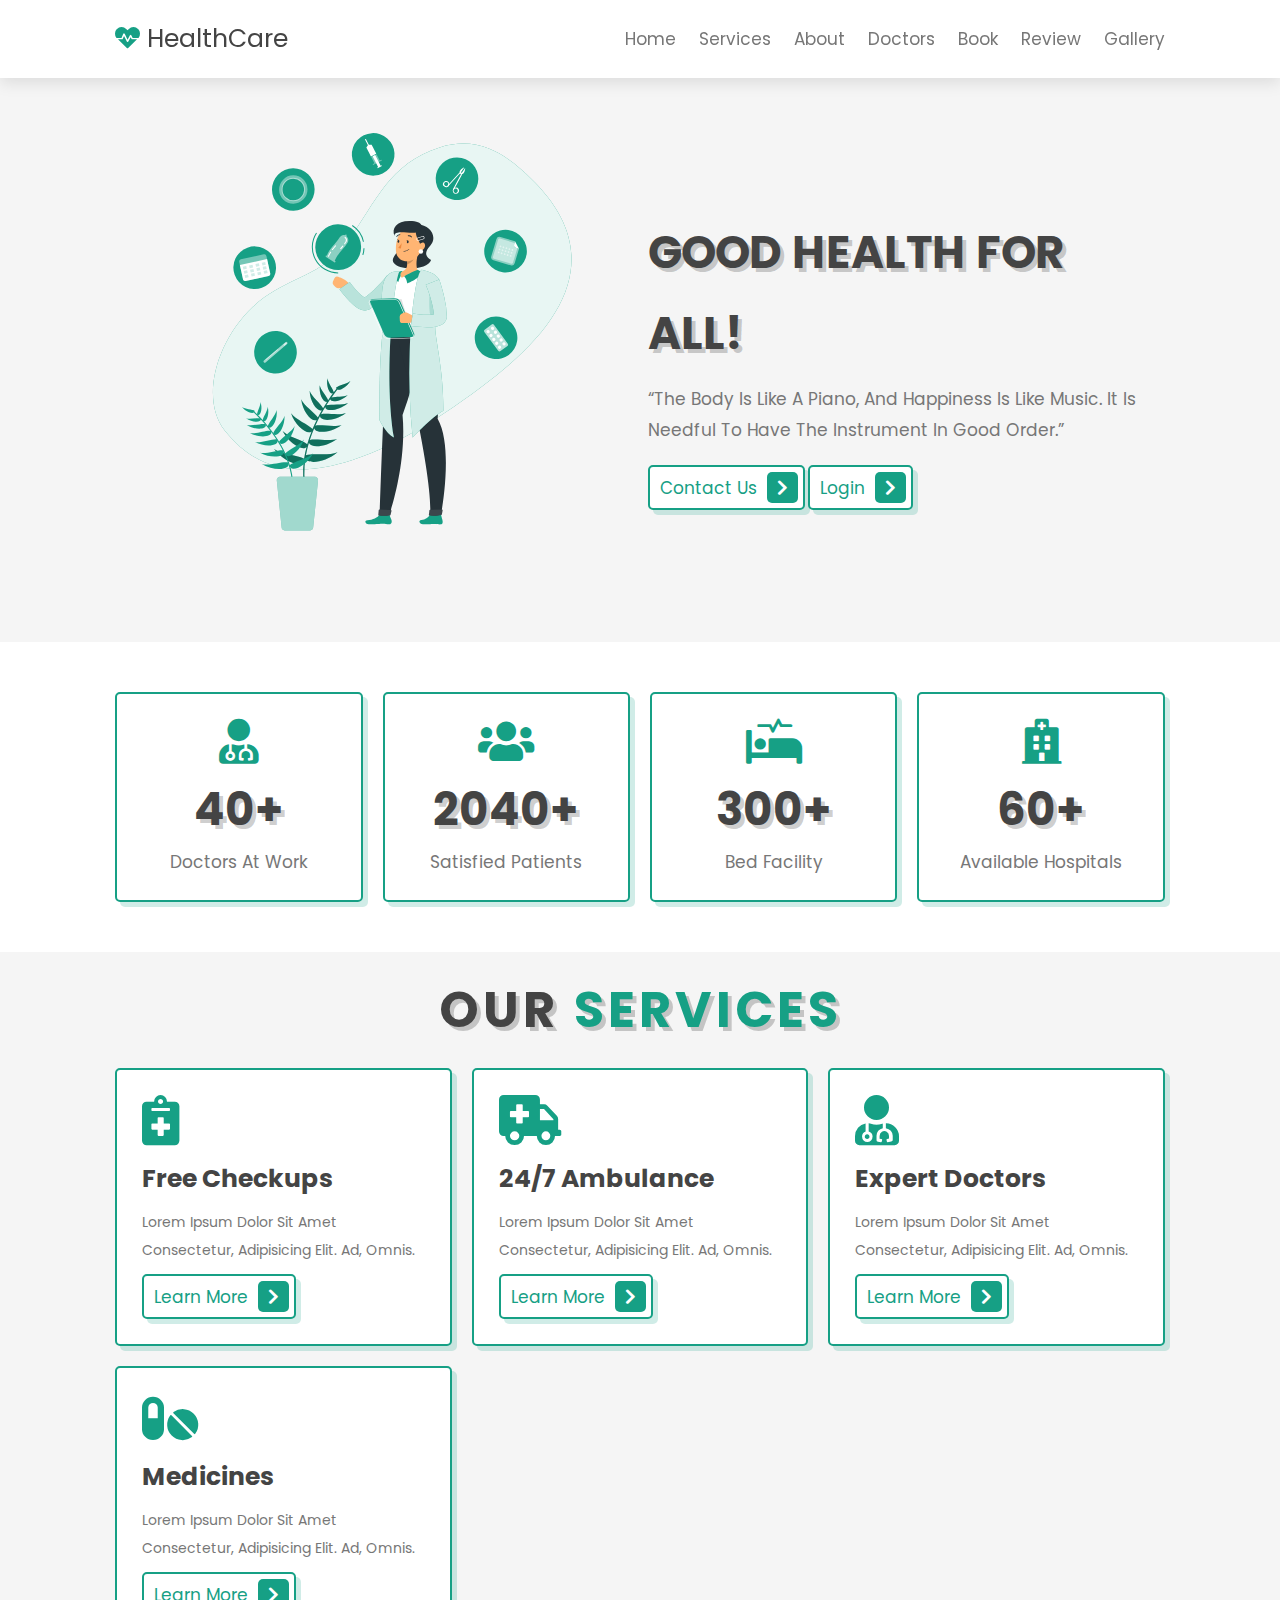
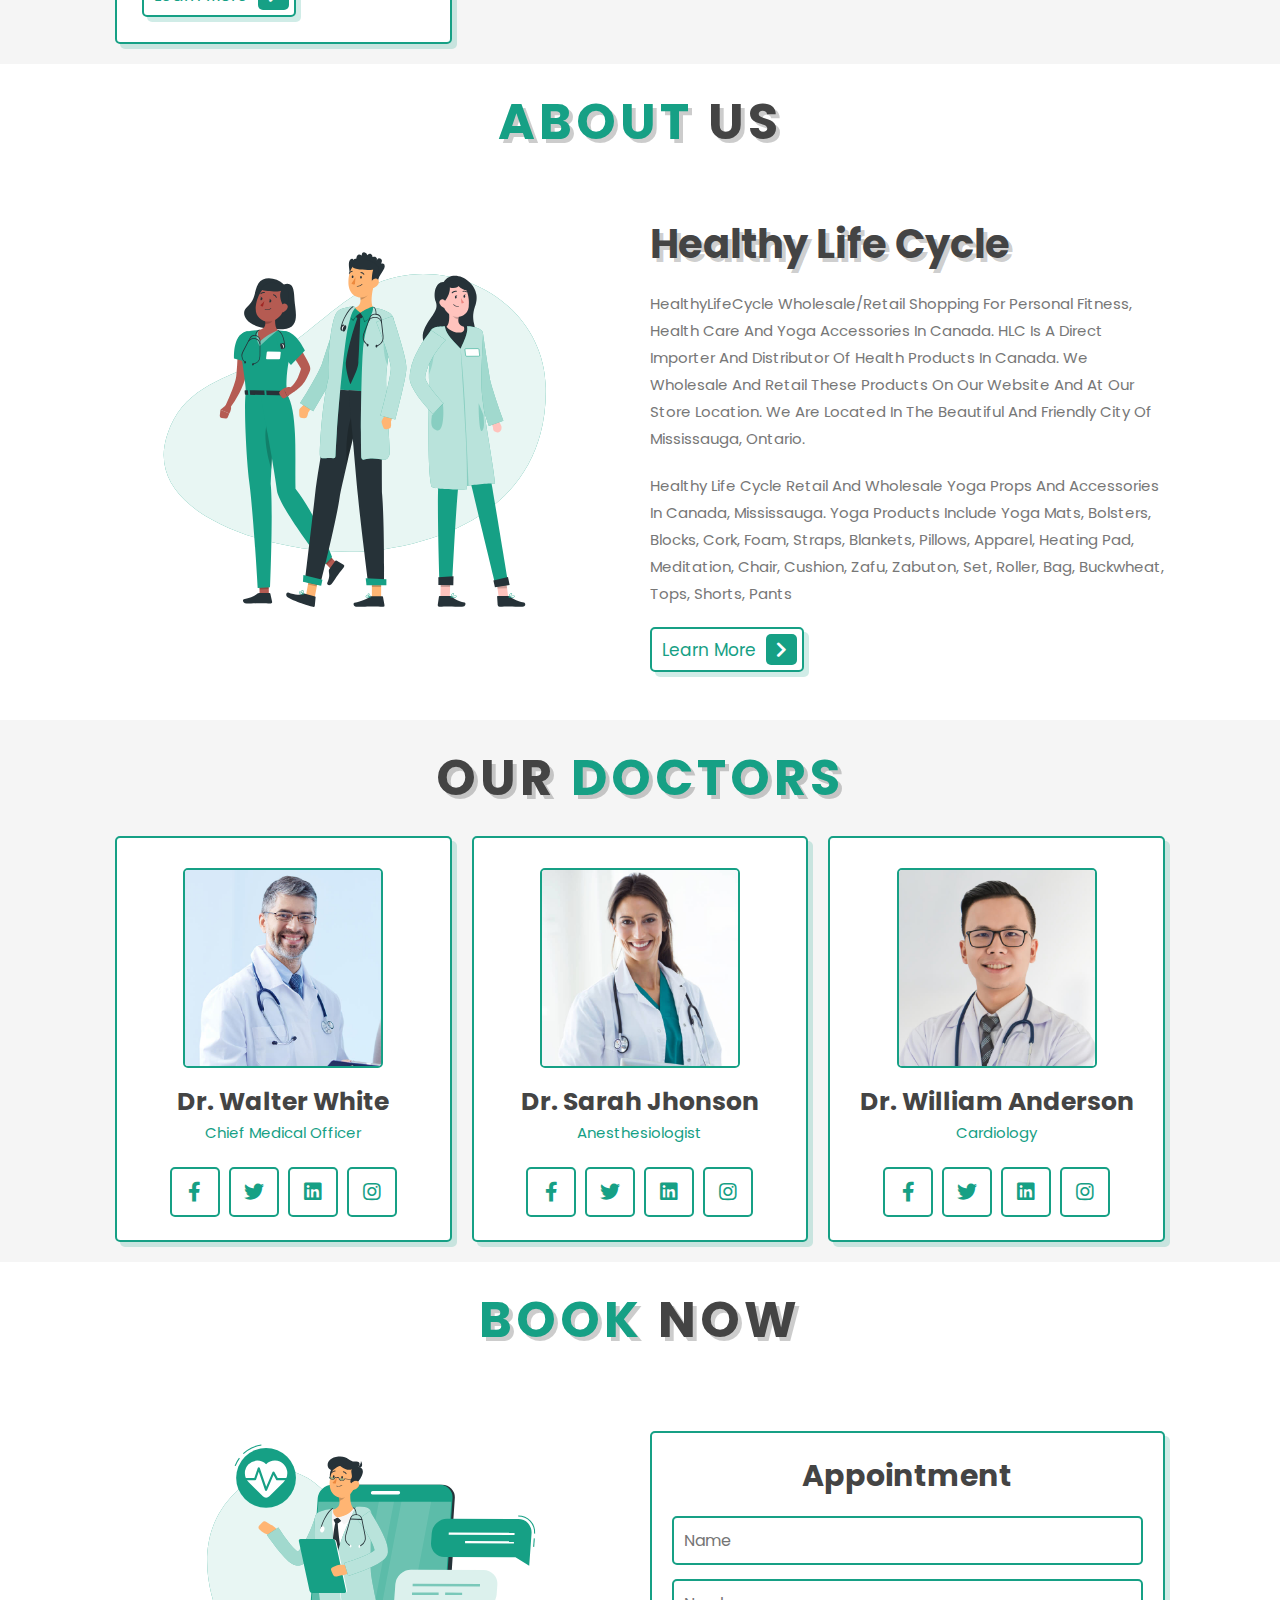
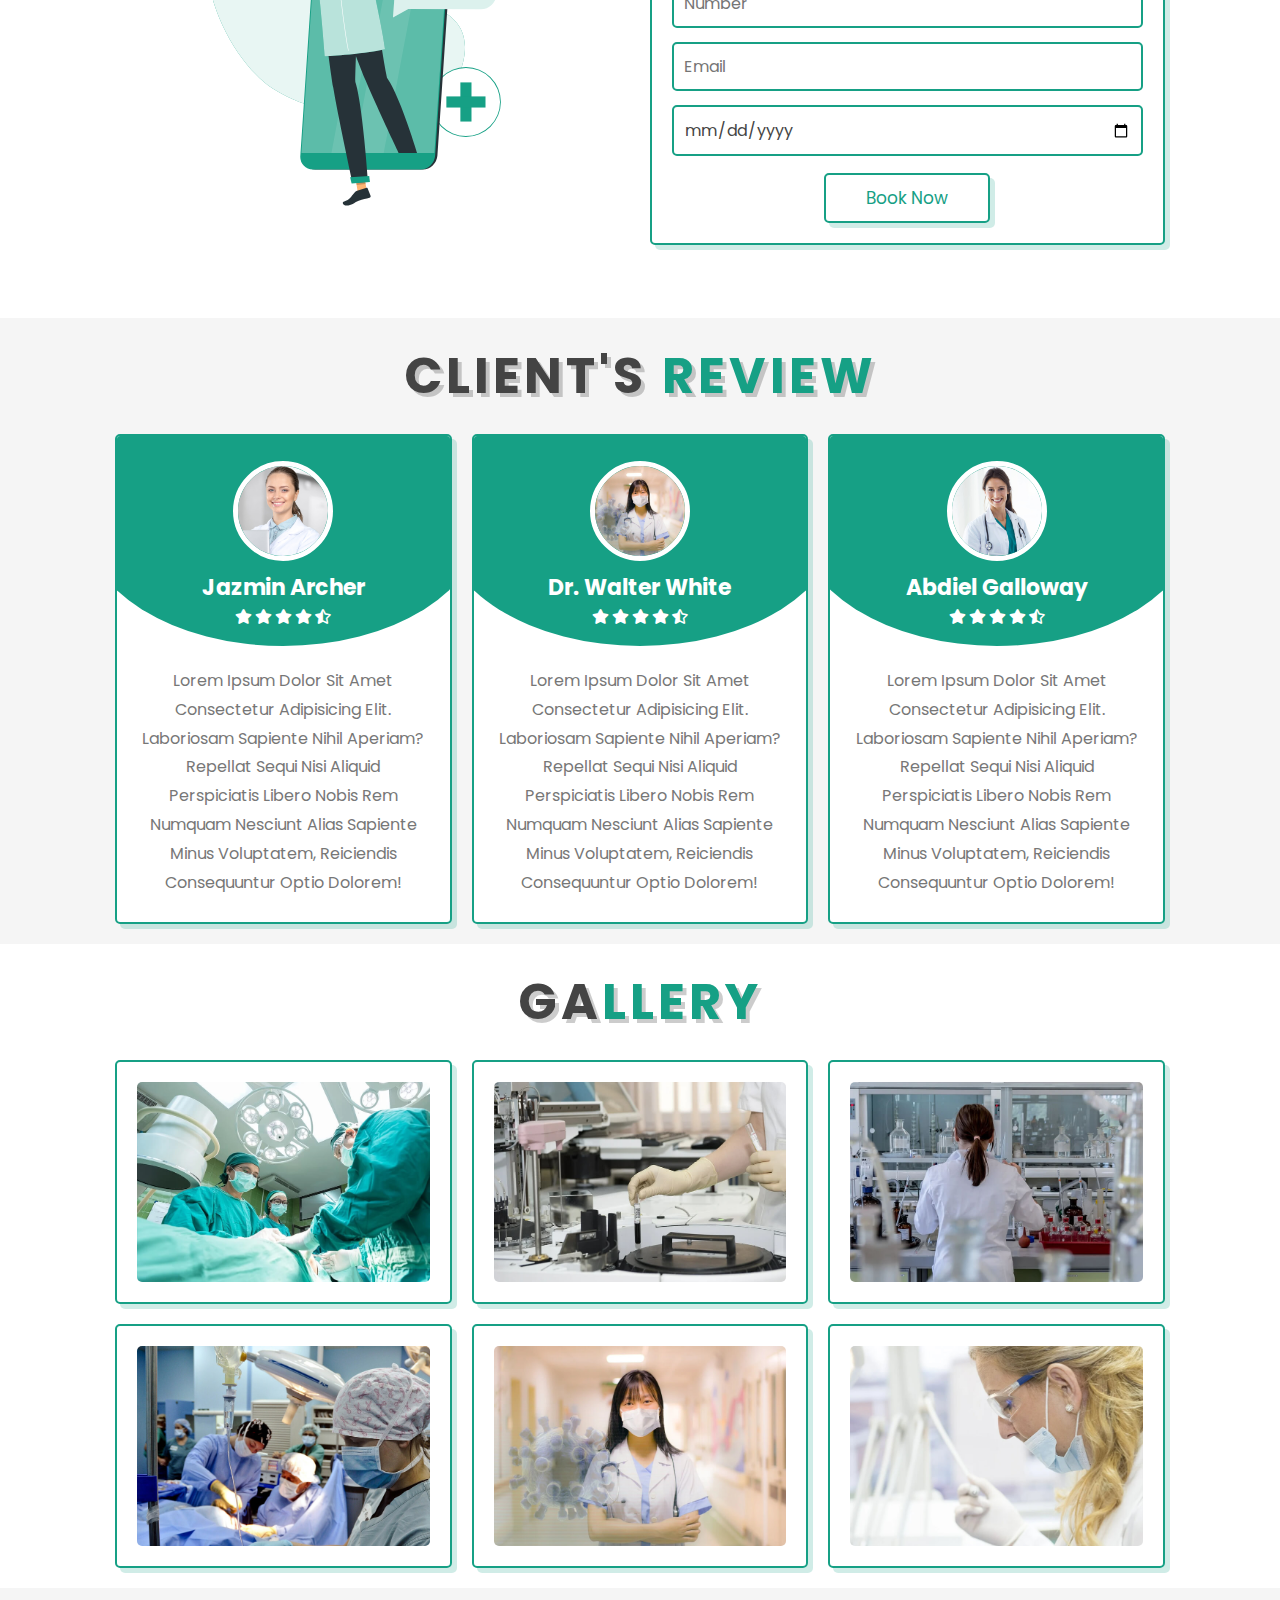
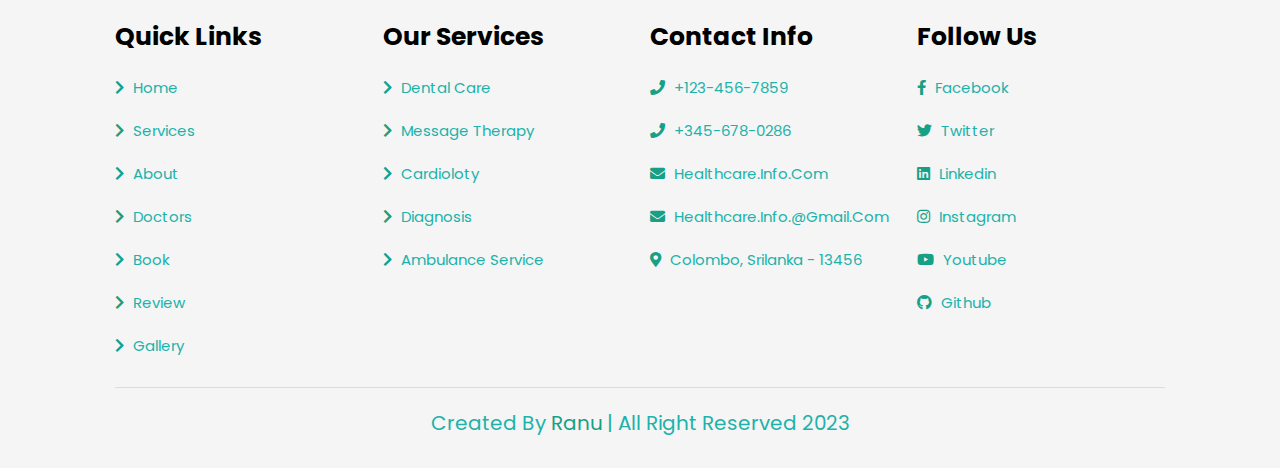
<file: index.html>
<!DOCTYPE html>
<html lang="en">
<head>
    <meta charset="UTF-8">
    <meta http-equiv="X-UA-Compatible" content="IE=edge">
    <meta name="viewport" content="width=device-width, initial-scale=1.0">
    <title>Medcare | Hospital Website</title> 
    <!-- Page Icon -->
    <link rel="shortcut icon" href="image/heartbeat-solid.svg" type="image/x-icon">   
    <!-- font-awesome -->
    <link rel="stylesheet" href="https://cdnjs.cloudflare.com/ajax/libs/font-awesome/5.15.4/css/all.min.css"/>
    <!-- Custom Css File Link -->
    <link rel="stylesheet" href="./css/style.css">
</head>
<body>
    <!-- Header Section Starts -->
    <div class="header">
        <a href="#" class="logo"><i class="fas fa-heartbeat"></i> HealthCare</a>
        <nav class="navbar">
            <a href="#home">home</a>
            <a href="#services">services</a>
            <a href="#about">about</a>
            <a href="#doctors">doctors</a>
            <a href="#book">book</a>
            <a href="#review">review</a>
            <a href="#blogs">Gallery</a>
        </nav>
        <div id="menu-btn" class="fas fa-bars"></div>
    </div>
    <!-- Header Section End -->

    <!-- Home Section starts -->
    <section class="home" id="home">
        <div class="image">
            <img src="./image/home-img.svg" alt="home-img.svg">
        </div>
        <div class="content">
            <h3>GOOD HEALTH FOR ALL!</h3>
            <p>“The body is like a piano, and happiness is like music. It is needful to have the instrument in good order.”</p>
            <a href="Contact-Us-Page/index.html" class="btn">Contact us <span class="fas fa-chevron-right"></span> </a>
            <a href="login-form/login_signin_page/index.html" class="btn">Login <span class="fas fa-chevron-right"></span> </a>
        </div>
    </section>
    <!-- Home Section End -->

    <!-- icons section starts  -->
    <section class="icons-container">
        <div class="icons">
            <i class="fas fa-user-md"></i>
            <h3>40+</h3>
            <p>doctors at work</p>
        </div>
        <div class="icons">
            <i class="fas fa-users"></i>
            <h3>2040+</h3>
            <p>satisfied patients</p>
        </div>
        <div class="icons">
            <i class="fas fa-procedures"></i>
            <h3>300+</h3>
            <p>bed facility</p>
        </div>
        <div class="icons">
            <i class="fas fa-hospital"></i>
            <h3>60+</h3>
            <p>available hospitals</p>
        </div>
    </section>
    <!-- icons section End  -->

    <!-- Service section Starts  -->
    <section class="services" id="services">
        <h1 class="heading">our <span>services</span></h1>
        <div class="box-container">
            <div class="box">
                <i class="fas fa-notes-medical"></i>
                <h3>free checkups</h3>
                <p>Lorem Ipsum Dolor Sit Amet Consectetur, Adipisicing Elit. Ad, Omnis.</p>
                <a href="#" class="btn">learn more <span class="fas fa-chevron-right"></span> </a>
            </div>
            <div class="box">
                <i class="fas fa-ambulance"></i>
                <h3>24/7 ambulance</h3>
                <p>Lorem Ipsum Dolor Sit Amet Consectetur, Adipisicing Elit. Ad, Omnis.</p>
                <a href="#" class="btn">learn more <span class="fas fa-chevron-right"></span> </a>
            </div>
            <div class="box">
                <i class="fas fa-user-md"></i>
                <h3>expert doctors</h3>
                <p>Lorem Ipsum Dolor Sit Amet Consectetur, Adipisicing Elit. Ad, Omnis.</p>
                <a href="#" class="btn">learn more <span class="fas fa-chevron-right"></span> </a>
            </div>
            <div class="box">
                <i class="fas fa-pills"></i>
                <h3>medicines</h3>
                <p>Lorem Ipsum Dolor Sit Amet Consectetur, Adipisicing Elit. Ad, Omnis.</p>
                <a href="#" class="btn">learn more <span class="fas fa-chevron-right"></span> </a>
            </div>
            
        </div>
    </section>
    <!-- Service section End  -->

    <!-- About section Starts  -->
    <section class="about" id="about">
        <h1 class="heading"><span>about</span> us</h1>
        <div class="row">
            <div class="image">
                <img src="./image/about-img.svg" alt="">
            </div>
            <div class="content">
                <h3>Healthy Life Cycle</h3>
                <p>HealthyLifeCycle Wholesale/Retail shopping for Personal Fitness, Health Care and Yoga Accessories in Canada. HLC is a
                Direct Importer and Distributor of Health Products in Canada. We wholesale and retail these products on our website and
                at our store location. We are located in the beautiful and friendly city of Mississauga, Ontario.</p>
                <p>Healthy Life Cycle Retail and Wholesale Yoga Props and Accessories in Canada, Mississauga. Yoga products include Yoga
                Mats, Bolsters, Blocks, Cork, Foam, Straps, Blankets, Pillows, Apparel, heating pad, meditation, chair, cushion, Zafu,
                Zabuton, Set, Roller, Bag, Buckwheat, Tops, Shorts, Pants</p>
                <a href="https://lifestylemedicine.org/overview/" class="btn">learn more <span class="fas fa-chevron-right"></span> </a>
            </div>
        </div>
    </section>
    <!-- About section End  -->

    <!-- Doctors section Starts  -->
    <section class="doctors" id="doctors">
        <h1  class="heading">our <span>doctors</span></h1>
        <div class="box-container">
            <div class="box">
                <img src="./image/doctors/doctors-1.jpg" alt="">
                <h3>Dr. Walter White</h3>
                <span>Chief Medical Officer</span>
                <div class="share">
                    <a href="#" class="fab fa-facebook-f"></a>
                    <a href="#" class="fab fa-twitter"></a>
                    <a href="#" class="fab fa-linkedin"></a>
                    <a href="#" class="fab fa-instagram"></a>
                </div>
            </div>
            <div class="box">
                <img src="./image/doctors/doctors-2.jpg" alt="">
                <h3>Dr. Sarah Jhonson</h3>
                <span>Anesthesiologist</span>
                <div class="share">
                    <a href="#" class="fab fa-facebook-f"></a>
                    <a href="#" class="fab fa-twitter"></a>
                    <a href="#" class="fab fa-linkedin"></a>
                    <a href="#" class="fab fa-instagram"></a>
                </div>
            </div>
            <div class="box">
                <img src="./image/doctors/doctors-3.jpg" alt="">
                <h3> Dr. William Anderson</h3>
                <span>Cardiology</span>
                <div class="share">
                    <a href="#" class="fab fa-facebook-f"></a>
                    <a href="#" class="fab fa-twitter"></a>
                    <a href="#" class="fab fa-linkedin"></a>
                    <a href="#" class="fab fa-instagram"></a>
                </div>
            </div>
           
        </div>
    </section>
    <!-- Doctors section Ends  -->

    <!-- Book section Starts  -->
    <section class="book" id="book">
        <h1 class="heading"><span>book</span> now</h1>
        <div class="row">
            <div class="image">
                <img src="./image/book-img.svg" alt="">
            </div>
            <form action="">
                <h3>Appointment</h3>
                <input type="text" placeholder="Name" class="box">
                <input type="number" placeholder="Number" class="box">
                <input type="email" placeholder="Email" class="box">
                <input type="Date" class="box">
                <input type="Submit" value="book now" class="btn">
            </form>
        </div>
    </section>
    <!-- Book section End  -->

    <!-- Review section Starts  -->
    <section class="review" id="review">
        <h1 class="heading">client's <span>review</span></h1>
        <div class="box-container">
            <div class="box">
                <img src="./image/doctors/doctors-4.jpg" alt="">
                <h3>Jazmin Archer</h3>
                <div class="stars">
                    <i class="fas fa-star"></i>
                    <i class="fas fa-star"></i>
                    <i class="fas fa-star"></i>
                    <i class="fas fa-star"></i>
                    <i class="fas fa-star-half-alt"></i>
                </div>
                <p class="text">Lorem Ipsum Dolor Sit Amet Consectetur Adipisicing Elit. Laboriosam Sapiente Nihil Aperiam? Repellat Sequi Nisi Aliquid Perspiciatis Libero Nobis Rem Numquam Nesciunt Alias Sapiente Minus Voluptatem, Reiciendis Consequuntur Optio Dolorem!</p>
            </div>
            <div class="box">
                <img src="./image/gallery/gallery-5.jpg" alt="">
                <h3>Dr. Walter White</h3>
                <div class="stars">
                    <i class="fas fa-star"></i>
                    <i class="fas fa-star"></i>
                    <i class="fas fa-star"></i>
                    <i class="fas fa-star"></i>
                    <i class="fas fa-star-half-alt"></i>
                </div>
                <p class="text">Lorem Ipsum Dolor Sit Amet Consectetur Adipisicing Elit. Laboriosam Sapiente Nihil Aperiam? Repellat Sequi Nisi Aliquid Perspiciatis Libero Nobis Rem Numquam Nesciunt Alias Sapiente Minus Voluptatem, Reiciendis Consequuntur Optio Dolorem!</p>
            </div>
            <div class="box">
                <img src="./image/doctors/doctors-2.jpg" alt="">
                <h3>Abdiel Galloway</h3>
                <div class="stars">
                    <i class="fas fa-star"></i>
                    <i class="fas fa-star"></i>
                    <i class="fas fa-star"></i>
                    <i class="fas fa-star"></i>
                    <i class="fas fa-star-half-alt"></i>
                </div>
                <p class="text">Lorem Ipsum Dolor Sit Amet Consectetur Adipisicing Elit. Laboriosam Sapiente Nihil Aperiam? Repellat Sequi Nisi Aliquid Perspiciatis Libero Nobis Rem Numquam Nesciunt Alias Sapiente Minus Voluptatem, Reiciendis Consequuntur Optio Dolorem!</p>
            </div>
        </div>
    </section>
     <!-- Review section End  -->

    <!-- Blogs section Starts -->
    <section class="blogs" id="blogs">
        <h1 class="heading">Ga<span>llery</span></h1>
        <div class="box-container">
            <div class="box">
                <div class="image">
                    <img src="./image/gallery/gallery-1.jpg" alt="">
                </div>            
            </div>
            <div class="box">
                <div class="image">
                    <img src="./image/gallery/gallery-2.jpg" alt="">
                </div>
               
            </div>
            <div class="box">
                <div class="image">
                    <img src="./image/gallery/gallery-3.jpg" alt="">
                </div>              
            </div>
            <div class="box">
                <div class="image">
                    <img src="./image/gallery/gallery-4.jpg" alt="">
                </div>
            </div>
            <div class="box">
                <div class="image">
                    <img src="./image/gallery/gallery-5.jpg" alt="">
                </div>
            </div>
            <div class="box">
                <div class="image">
                    <img src="./image/gallery/gallery-6.jpg" alt="">
                </div>
            </div>
        </div>
    </section>
    <!-- Blogs section End -->

    <!-- Footer section Starts  -->
    <section class="footer">
        <div class="box-container">
            <div class="box">
                <h3>quick links</h3>
                <a href="#"> <i class="fas fa-chevron-right"></i> home</a>
                <a href="#"> <i class="fas fa-chevron-right"></i> services</a>
                <a href="#"> <i class="fas fa-chevron-right"></i> about</a>
                <a href="#"> <i class="fas fa-chevron-right"></i> doctors</a>
                <a href="#"> <i class="fas fa-chevron-right"></i> book</a>
                <a href="#"> <i class="fas fa-chevron-right"></i> review</a>
                <a href="#"> <i class="fas fa-chevron-right"></i> gallery</a>
            </div>
            <div class="box">
                <h3>our services</h3>
                <a href="#"> <i class="fas fa-chevron-right"></i> dental care</a>
                <a href="#"> <i class="fas fa-chevron-right"></i> message therapy</a>
                <a href="#"> <i class="fas fa-chevron-right"></i> cardioloty</a>
                <a href="#"> <i class="fas fa-chevron-right"></i> diagnosis</a>
                <a href="#"> <i class="fas fa-chevron-right"></i> ambulance service</a>
            </div>
            <div class="box">
                <h3>contact info</h3>
                <a href="#"> <i class="fas fa-phone"></i> +123-456-7859</a>
                <a href="#"> <i class="fas fa-phone"></i> +345-678-0286</a>
                <a href="#"> <i class="fas fa-envelope"></i> Healthcare.info.com</a>
                <a href="#"> <i class="fas fa-envelope"></i> Healthcare.info.@gmail.com</a>
                <a href="#"> <i class="fas fa-map-marker-alt"></i>  Colombo, Srilanka - 13456</a>
            </div>
            <div class="box">
                <h3>follow us</h3>

                <a href="#"> <i class="fab fa-facebook-f"></i> facebook</a>
                <a href="#"> <i class="fab fa-twitter"></i> twitter</a>
                <a href="#"> <i class="fab fa-linkedin"></i> linkedin</a>
                <a href="#"> <i class="fab fa-instagram"></i> instagram</a>
                <a href="#"> <i class="fab fa-youtube"></i> youtube</a>
                <a href="#"> <i class="fab fa-github"></i> github</a>
            </div>
        </div>
        <div class="credit">created by <span>Ranu </span> | all right reserved 2023</div>
    </section>
    <!-- Footer section End  -->

    <!-- custom js file link  -->
    <script src="js/script.js"></script>
</body>
</html>
</file>
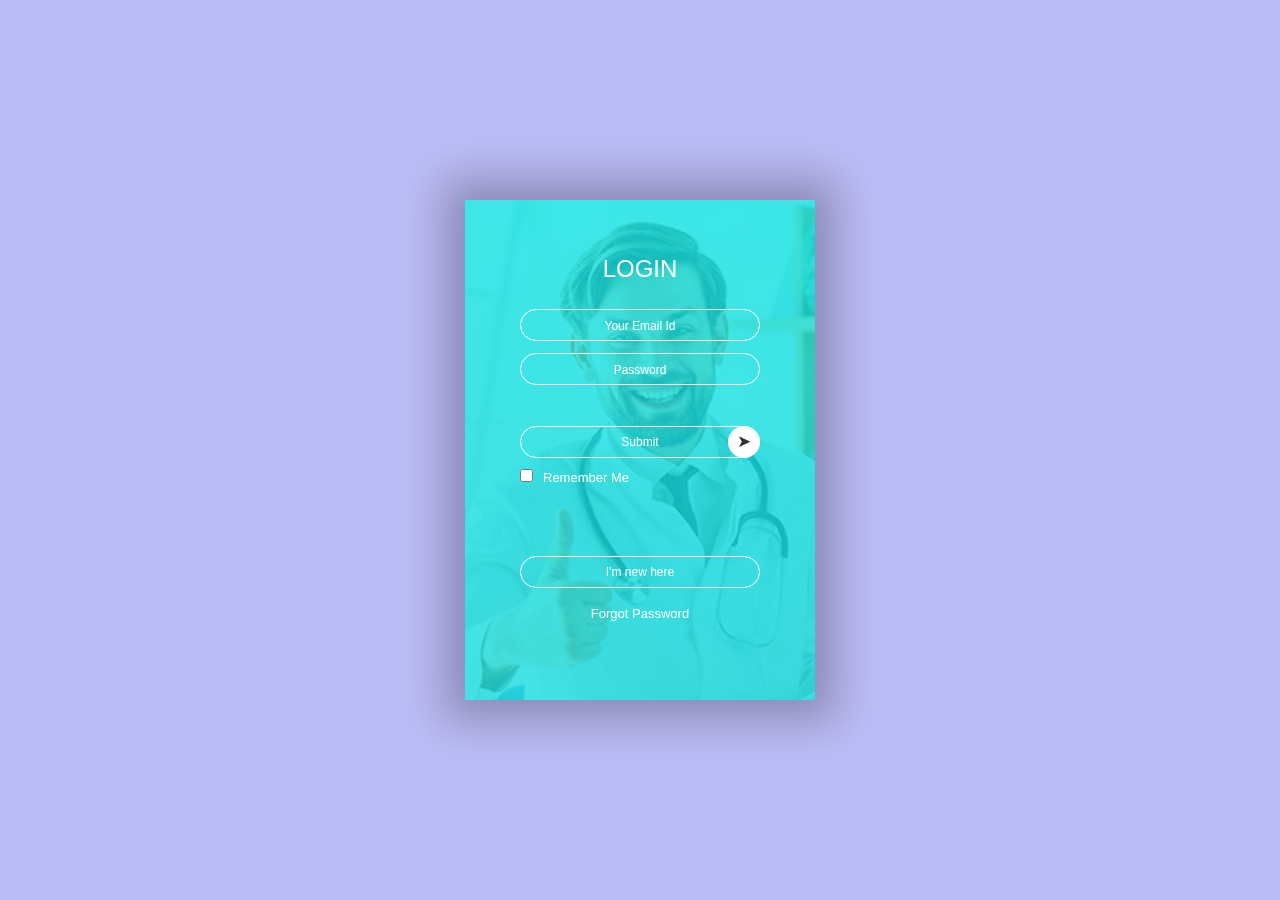
<file: login-form/login_signin_page/index.html>
<!DOCTYPE html>
<html lang="en">
<head>
    <meta charset="UTF-8">
    <meta http-equiv="X-UA-Compatible" content="IE=edge">
    <meta name="viewport" content="width=device-width, initial-scale=1.0">
    <link rel="stylesheet" href="style.css">
    <title>Document</title>
</head>
<body>
    <div class="container">
        <div class="card">
            <div class="inner-box" id="card">
                <div class="card-front">
                    <h2>LOGIN</h2>
                    <form>
                        <input type="email" class="input-box" placeholder="Your Email Id" required>
                        <input type="password" class="input-box" placeholder="Password" required>
                        <button type="submit" class="submit-btn">Submit</button>
                        <input type="checkbox"><span>Remember Me</span>
                    </form>
                    <button type="button" class="btn" onclick="openRegister()">I'm new here</button>
                    <a href="">Forgot Password</a>
                </div>
                <div class="card-back">
                    <h2>REGISTER</h2>
                    <form>
                        <input type="text" class="input-box" placeholder="Your Name" required>
                        <input type="email" class="input-box" placeholder="Your Email Id" required>
                        <input type="password" class="input-box" placeholder="Password" required>
                        <button type="submit" class="submit-btn">Submit</button>
                        <input type="checkbox"><span>Remember Me</span>
                    </form>
                    <button type="button" class="btn" onclick="openLogin()">I've account</button>
                    <a href="">Forgot Password</a>
                </div>
            </div>
        </div>
    </div>
    <script>
        const card = document.getElementById("card");

        function openRegister() {
            card.style.transform = "rotateY(-180deg";
        }
        function openLogin() {
            card.style.transform = "rotateY(0deg";
        }

    </script>
</body>
</html>
</file>
<file: css/style.css>
@import url('https://fonts.googleapis.com/css2?family=Poppins:wght@100;200;300;400;500;600;700&display=swap');

:root{
    --green: #16a085; 
    --black: #444; 
    --light-color: #777; 
    --box-shadow:.5rem .5rem 0 rgba(22, 160, 133, .2);
    --text-shadow:.4rem .4rem 0 rgba(0, 0, 0, .2);
    --border: .2rem solid var(--green);
}

*{
    font-family: 'Poppins', sans-serif;
    margin: 0; padding: 0;
    box-sizing: border-box;
    outline: none; border: none;
    text-transform: capitalize;
    text-decoration: none;
    transition: all .2s ease-out;
}
html{
    font-size: 62.5%;
    overflow-x: hidden;
    scroll-padding-top: 7rem;
    scroll-behavior: smooth;
}
section{
    padding: 2rem 9%;
}
section:nth-child(even){
    background: #f5f5f5;
}
.heading{
    text-align: center;
    padding-bottom: 2rem;
    text-shadow: var(--text-shadow);
    text-transform: uppercase;
    color: var(--black);
    font-size: 5rem;
    letter-spacing: .4rem;
}.heading span{
    text-transform: uppercase;
    color: var(--green);
}
.btn{
    display: inline-block;
    margin-top: 1rem;
    padding: .5rem;
    padding-left: 1rem;
    border: var(--border);
    border-radius: .5rem;
    box-shadow: var(--box-shadow);
    color: var(--green);
    cursor: pointer;
    font-size: 1.7rem;
    background: #fff;
}
.btn span{
    padding: .7rem 1rem;
    border-radius: .5rem;
    background: var(--green);
    color: #fff;
    margin-left: .5rem;
}
.btn:hover{
    background: var(--green);
    color: #fff;
}
.btn:hover span{
    color: var(--green);
    background: #fff;
    margin-left: 1rem;
}
/* Header Section Starts */
.header{
    padding: 2rem 9%;
    position: fixed;
    top: 0; left: 0; right: 0;
    z-index: 1000;
    box-shadow: 0 .5rem 1.5rem rgba(0, 0, 0, .1);
    display: flex;
    align-items: center; 
    justify-content: space-between;
    background: #fff;
}
.header .logo{
    font-size: 2.5rem;
    color: var(--black);
}
.header .logo i{
    color: var(--green);
}
.header .navbar a{
    font-size: 1.7rem;
    color: var(--light-color);
    margin-left: 2rem;
}
.header .navbar a:hover{
    color: var(--green);
}
#menu-btn{
    font-size: 2.5rem;
    border-radius: .5rem;
    background: #eee;
    color:var(--green);
    padding: 1rem 1.5rem;
    cursor: pointer;
    display: none;
}
/* Header Section End */

/* Home Section starts */
.home{
    display: flex;
    align-items: center;
    flex-wrap: wrap;
    gap: 1.5rem;
    padding-top: 10rem;
}
.home .image{
    flex: 1 1 45rem;
}
.home .image img{
    width: 100%;
}
.home .content{
    flex: 1 1 45rem;
}
.home .content h3 {
    font-size: 4.5rem;
    /* font-weight: 700; */
    color: var(--black);
    line-height: 1.8;
    text-shadow: var(--text-shadow);
}
.home .content p{
    font-size:1.7rem;
    color: var(--light-color);
    line-height: 1.8;
    padding: 1rem 0;
}
/* Home Section End */

/* icons section starts */
.icons-container{
    display: grid;
    gap: 2rem;
    grid-template-columns: repeat(auto-fit, minmax(20rem, 1fr));
    padding-top: 5rem;
    padding-bottom: 5rem;
}
.icons-container .icons{
    border: var(--border);
    box-shadow: var(--box-shadow);
    border-radius: .5rem;
    text-align: center;
    padding: 2.5rem;
}
.icons-container .icons i{
    font-size: 4.5rem;
    color: var(--green);
    padding-bottom: .7rem;
}
.icons-container .icons h3{
    font-size: 4.5rem;
    color: var(--black);
    padding: .5rem 0;
    text-shadow: var(--text-shadow);
}
.icons-container .icons p{
    font-size: 1.7rem;
    color: var(--light-color);
    
}
/* icons section End */

/* Service section Starts */
.services .box-container{
    display: grid;
    grid-template-columns: repeat(auto-fit, minmax(27rem, 1fr));
    gap: 2rem;
}
.services .box-container .box{
    background: #fff;
    border-radius: .5rem;
    box-shadow: var(--box-shadow);
    border: var(--border);
    padding: 2.5rem;
}
.services .box-container .box i{
    color: var(--green);
    font-size: 5rem;
    padding-bottom: .5rem;
}
.services .box-container .box h3{
    color: var(--black);
    font-size: 2.5rem;
    padding: 1rem 0;
}
.services .box-container .box p{
    color: var(--light-color);
    font-size: 1.4rem;
    line-height: 2;
}
/* Service section End */

/* About section Start */
.about .row{
    display: flex;
    align-items: center;
    flex-wrap: wrap;
    gap: 2rem;
}
.about .row .image{
    flex: 1 1 45rem;
}
.about .row .image img{
    width: 100%;
}
.about .row .content{
    flex: 1 1 45rem;
}
.about .row .content h3{
    color: var(--black);
    text-shadow: var(--text-shadow);
    font-size: 4rem;
    line-height: 1.8;
}
.about .row .content p{
    color: var(--light-color);
    padding: 1rem 0;
    font-size: 1.5rem;
    line-height: 1.8;
}
/* About section End  */

/* Doctors section Starts */
.doctors .box-container{
    display: grid;
    grid-template-columns: repeat(auto-fit, minmax(30rem, 1fr));
    gap: 2rem;
}
.doctors .box-container .box{
    text-align: center;
    background: #fff;
    border: var(--border);
    border-radius: .5rem;
    box-shadow: var(--box-shadow);
    padding: 2rem;
}
.doctors .box-container .box img{
    height: 20rem;
    border: var(--border);
    border-radius: .5rem;
    margin-top: 1rem;
    margin-bottom: 1rem;
}
.doctors .box-container .box h3{
    color: var(--black);
    font-size: 2.5rem;
}
.doctors .box-container .box span{
    color: var(--green);
    font-size: 1.5rem;
}
.doctors .box-container .box .share{
    padding-top: 2rem;
}
.doctors .box-container .box .share a{
    height: 5rem;
    width: 5rem;
    line-height: 4.5rem;
    font-size: 2rem;
    color: var(--green);
    border: var(--border);
    border-radius: .5rem;
    margin: .3rem;
}
.doctors .box-container .box .share a:hover{
    background: var(--green);
    color: #fff;
    box-shadow: var(--box-shadow);
}
/* Doctors section End */

/* Book section Starts */
.book .row{
    display: flex;
    align-items: center;
    flex-wrap: wrap;
    gap: 2rem;
}
.book .row .image{
    flex: 1 1 45rem;
}
.book .row .image img{
    width: 100%;
}
.book .row form{
    flex: 1 1 45rem;
    background: #fff;
    border: var(--border);
    box-shadow: var(--box-shadow);
    text-align: center;
    padding: 2rem;
    border-radius: .5rem;
}
.book .row form h3{
    color: var(--black);
    padding-bottom: 1rem;
    font-size: 3rem;
}
.book .row form .box{
    width: 100%;
    margin: .7rem 0;
    border: var(--border);
    border-radius: .5rem;
    font-size: 1.6rem;
    color: var(--black);
    text-transform: none;
    padding: 1rem;
}
.book .row form .btn{
    padding: 1rem 4rem;
}
/* Book section End */
/*--------------------------------------------------------------
# Contact
--------------------------------------------------------------*/
.contact .info {
    width: 100%;
    background: #fff;
}

.contact .info i {
    font-size: 20px;
    color: #1977cc;
    float: left;
    width: 44px;
    height: 44px;
    background: #d6e9fa;
    display: flex;
    justify-content: center;
    align-items: center;
    border-radius: 50px;
    transition: all 0.3s ease-in-out;
}

.contact .info h4 {
    padding: 0 0 0 60px;
    font-size: 22px;
    font-weight: 600;
    margin-bottom: 5px;
    color: #2c4964;
}

.contact .info p {
    padding: 0 0 0 60px;
    margin-bottom: 0;
    font-size: 14px;
    color: #4b7dab;
}

.contact .info .email,
.contact .info .phone {
    margin-top: 40px;
}

.contact .info .email:hover i,
.contact .info .address:hover i,
.contact .info .phone:hover i {
    background: #1977cc;
    color: #fff;
}

.contact .php-email-form {
    width: 100%;
    background: #fff;
}

.contact .php-email-form .form-group {
    padding-bottom: 8px;
}

.contact .php-email-form .error-message {
    display: none;
    color: #fff;
    background: #ed3c0d;
    text-align: left;
    padding: 15px;
    font-weight: 600;
}

.contact .php-email-form .error-message br+br {
    margin-top: 25px;
}

.contact .php-email-form .sent-message {
    display: none;
    color: #fff;
    background: #18d26e;
    text-align: center;
    padding: 15px;
    font-weight: 600;
}

.contact .php-email-form .loading {
    display: none;
    background: #fff;
    text-align: center;
    padding: 15px;
}

.contact .php-email-form .loading:before {
    content: "";
    display: inline-block;
    border-radius: 50%;
    width: 24px;
    height: 24px;
    margin: 0 10px -6px 0;
    border: 3px solid #18d26e;
    border-top-color: #eee;
    -webkit-animation: animate-loading 1s linear infinite;
    animation: animate-loading 1s linear infinite;
}

.contact .php-email-form input,
.contact .php-email-form textarea {
    border-radius: 0;
    box-shadow: none;
    font-size: 14px;
}

.contact .php-email-form input {
    height: 44px;
}

.contact .php-email-form textarea {
    padding: 10px 12px;
}

.contact .php-email-form button[type=submit] {
    background: #1977cc;
    border: 0;
    padding: 10px 35px;
    color: #fff;
    transition: 0.4s;
    border-radius: 50px;
}

.contact .php-email-form button[type=submit]:hover {
    background: #1c84e3;
}

@-webkit-keyframes animate-loading {
    0% {
        transform: rotate(0deg);
    }

    100% {
        transform: rotate(360deg);
    }
}

@keyframes animate-loading {
    0% {
        transform: rotate(0deg);
    }

    100% {
        transform: rotate(360deg);
    }
}




/* Review section Starts */
.review .box-container{
    display: grid;
    grid-template-columns: repeat(auto-fit, minmax(27rem, 1fr));
    gap: 2rem;
}
.review .box-container .box{
    border: var(--border);
    box-shadow: var(--box-shadow);
    border-radius: .5rem;
    padding: 2.5rem;
    background: #fff;
    text-align: center;
    position: relative;
    overflow: hidden;
    z-index: 0;
}
.review .box-container .box img{
    height: 10rem;
    width: 10rem;
    border-radius: 50%;
    object-fit: cover;
    border: .5rem solid #fff;
}
.review .box-container .box h3{
    color: #fff;
    font-size: 2.2rem;
    padding: .5rem 0;
}
.review .box-container .box .stars i{
    color: #fff;
    font-size: 1.5rem;
}
.review .box-container .box .text{
    color: var(--light-color);
    line-height: 1.8;
    font-size: 1.6rem;
    padding-top: 4rem;
}
.review .box-container .box::before{
    content: "";
    position: absolute;
    top: -4rem; left: 50%;
    transform: translateX(-50%);
    background: var(--green);
    border-bottom-left-radius: 50%;
    border-bottom-right-radius: 50%;
    height: 25rem;
    width: 120%;
    z-index: -1;
}
/* Review section End */

/* Blogs section Starts */
.blogs .box-container{
    display: grid;
    grid-template-columns: repeat(auto-fit, minmax(30rem, 1fr));
    gap: 2rem;
}
.blogs .box-container .box{
    border: var(--border);
    box-shadow: var(--box-shadow);
    border-radius: .5rem;
    padding: 2rem;
}
.blogs .box-container .box .image{
    height: 20rem;
    overflow: hidden;
    border-radius: .5rem;
}
.blogs .box-container .box .image img{
    height: 100%;
    width: 100%;
    object-fit: cover;
}
.blogs .box-container .box:hover .image img{
    transform: scale(1.2);
}
.blogs .box-container .box .content{
    padding-top: 1rem;
}
.blogs .box-container .box .content .icon{
    padding: 1rem 0;
    display: flex;
    align-items: center;
    justify-content: space-between;
}
.blogs .box-container .box .content .icon a{
    font-size: 1.4rem;
    color: var(--light-color);
}
.blogs .box-container .box .content .icon a:hover{
    color: var(--green);
}
.blogs .box-container .box .content .icon a i{
    padding-right: .5rem;
    color: var(--green);
}
.blogs .box-container .box .content h3{
    color: var(--black);
    font-size: 3rem;
}
.blogs .box-container .box .content p{
    color: var(--light-color);
    font-size: 1.5rem;
    line-height: 1.8;
    padding: 1rem 0;
}
/* Blogs section End */
/* Footer section Starta */
.footer .box-container{
    display: grid;
    grid-template-columns: repeat(auto-fit, minmax(22rem, 1fr));
    gap: 2rem;
}
.footer .box-container .box h3{
    font-size: 2.5rem;
    color: light black;
    padding: 1rem 0;
}
.footer .box-container .box a{
    display: block;
    font-size: 1.5rem;
    color: lightseagreen;
    padding: 1rem 0;
}
.footer .box-container .box a i{
    padding-right: .5rem;
    color: var(--green);
}
.footer .box-container .box a:hover i{
    padding-right: 2rem;
}
.footer .credit{
    padding: 1rem;
    padding-top: 2rem;
    margin-top: 2rem;
    text-align: center;
    font-size: 2rem;
    color:lightseagreen;
    border-top: .1rem solid rgba(0, 0, 0, .1);
}  
.footer .credit span{
    color: var(--green);
} 
/* Footer section End */










/* media queries  */
@media (max-width:991px){

    html{
        font-size: 55%;
    }

    .header{
        padding: 2rem;
    }
    section{
        padding: 2rem;
    }
}

@media (max-width:768px){

    #menu-btn{
        display: initial;
    }

    .header .navbar{
        position: absolute;
        top:115%; right: 2rem;
        border-radius: .5rem;
        box-shadow: var(--box-shadow);
        width: 30rem;
        border: var(--border);
        background: #fff;
        transform: scale(0);
        opacity: 0;
        transform-origin: top right;
        transition: none;
    }

    .header .navbar.active{
        transform: scale(1);
        opacity: 1;
        transition: .2s ease-out;
    }

    .header .navbar a{
        font-size: 2rem;
        display: block;
        margin:2.5rem;
    }

}

@media (max-width:450px){

    html{
        font-size: 50%;
    }

}
</file>
<file: login-form/login_signin_page/style.css>
*{
    margin: 0;
    padding: 0;
}
.container{
    width: 100%;
    height: 100vh;
    font-family: sans-serif;
    background: rgba(187, 187, 245);
    color: #fff;
    display: flex;
    align-items: center;
    justify-content: center;
}
.card{
    width: 350px;
    height: 500px;
    box-shadow: 0 0 40px 20px rgba(0, 0, 0, 0.26);
    perspective: 1000px;
}
.inner-box{
    position: relative;
    width: 100%;
    height: 100%;
    transform-style: preserve-3d;
    transition: transform 1s;
}
.card-front, .card-back{
    position: absolute;
    width: 100%;
    height: 100%;
    background-position: center;
    background-size: cover;
    background-image: linear-gradient(rgba(16, 227, 227, 0.8), rgba(23, 220, 223, 0.8)),url(./doc-2.jpg);
    padding: 55px;
    box-sizing: border-box;
    backface-visibility: hidden;
}
.card-back{
    transform: rotateY(180deg);
}
.card h2{
    font-size: 24px;
    font-weight: normal;
    text-align: center;
    margin-bottom: 20px;
}
.input-box{
    width: 100%;
    background: transparent;
    border: 1px solid #fff;
    margin: 6px 0;
    height: 32px;
    border-radius: 20px;
    padding: 0 10px;
    box-sizing: border-box;
    outline: none;
    text-align: center;
    color: #fff;
}
::placeholder{
    color: #fff;
    font-size: 12px;
}
button{
    width: 100%;
    background: transparent;
    border: 1px solid #fff;
    margin: 35px 0 10px;
    height: 32px;
    font-size: 12px;
    border-radius: 20px;
    padding: 0 10px;
    box-sizing: border-box;
    outline: none;
    color: #fff;
    cursor: pointer;
}
.submit-btn{
    position: relative;
}
.submit-btn::after{
    content: '\27a4';
    color: #333;
    line-height: 32px;
    font-size: 17px;
    height: 32px;
    width: 32px;
    border-radius: 50%;
    background: #fff;
    position: absolute;
    right: -1px;
    top: -1px;
}
span{
    font-size: 13px;
    margin-left: 10px;
}
.card .btn{
    margin-top: 70px;
}
.card a{
    color: #fff;
    text-decoration: none;
    display: block;
    text-align: center;
    font-size: 13px;
    margin-top: 8px;
}
</file>
